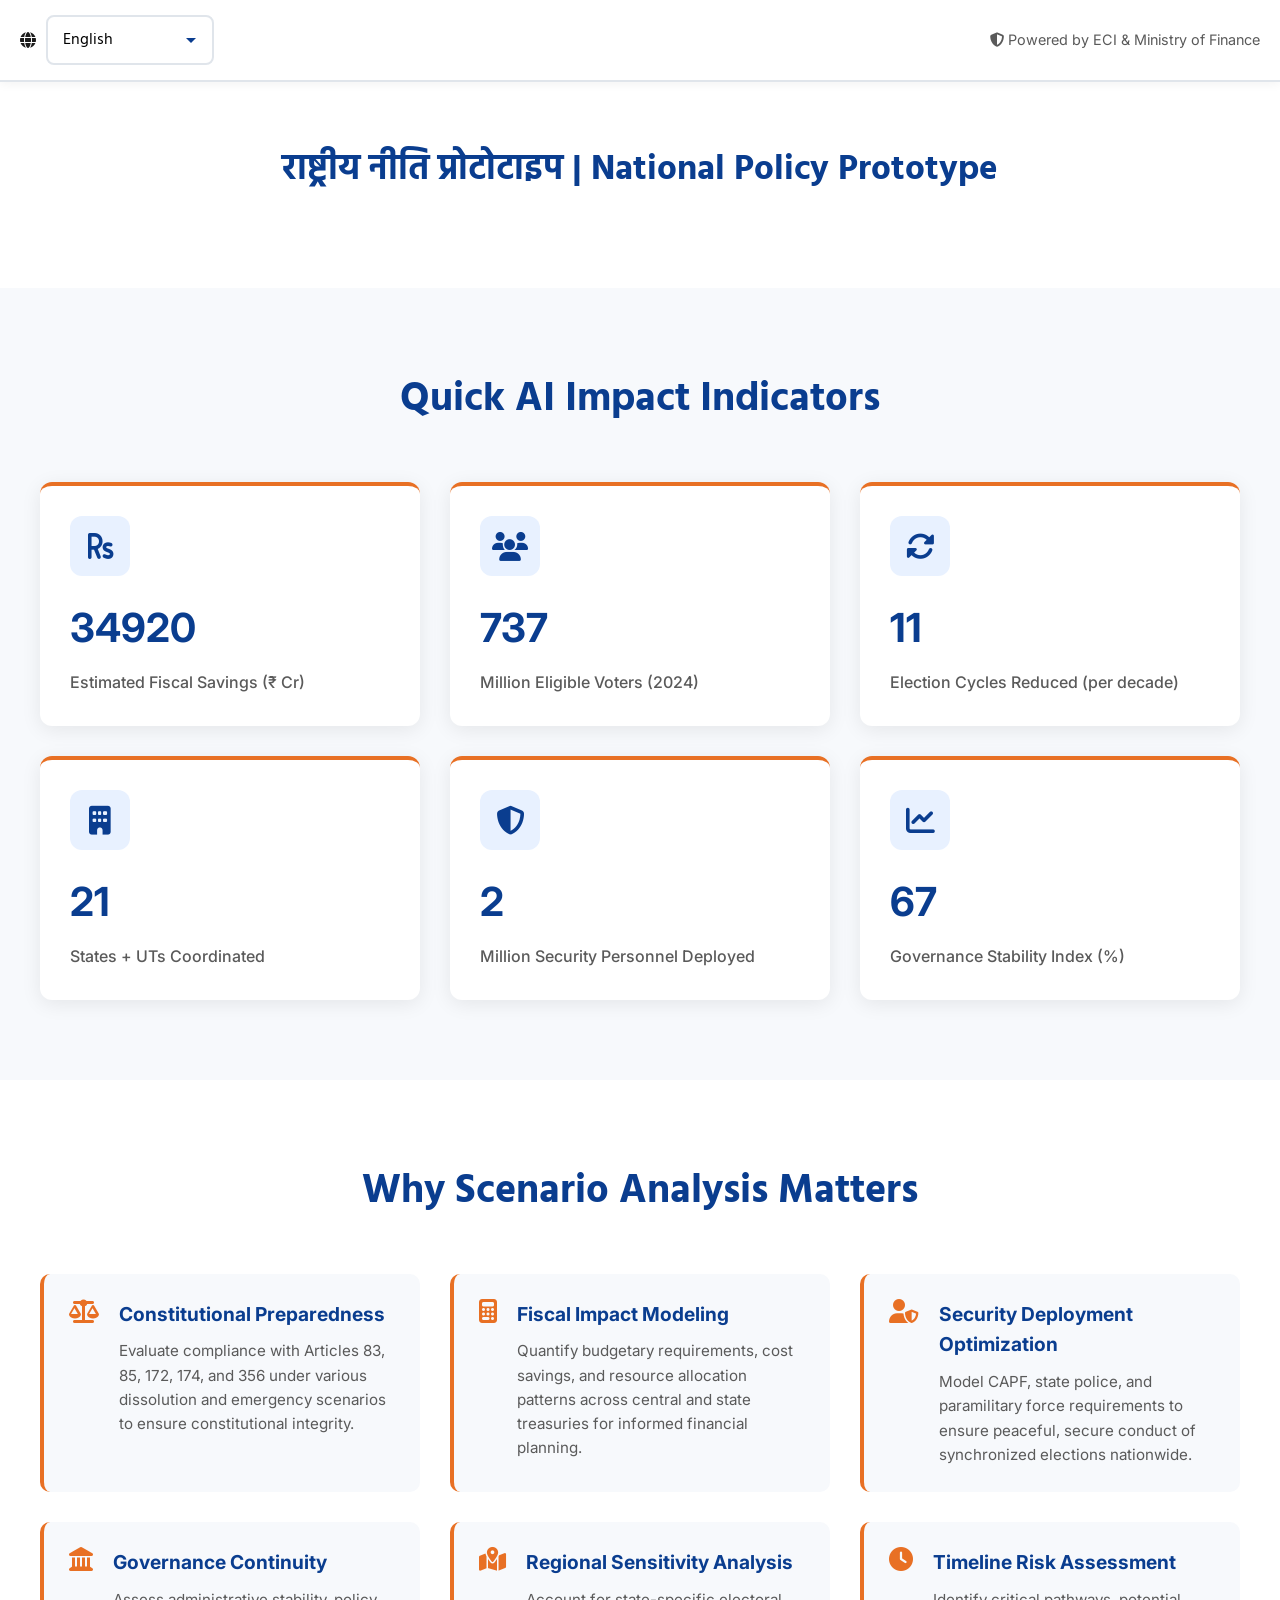
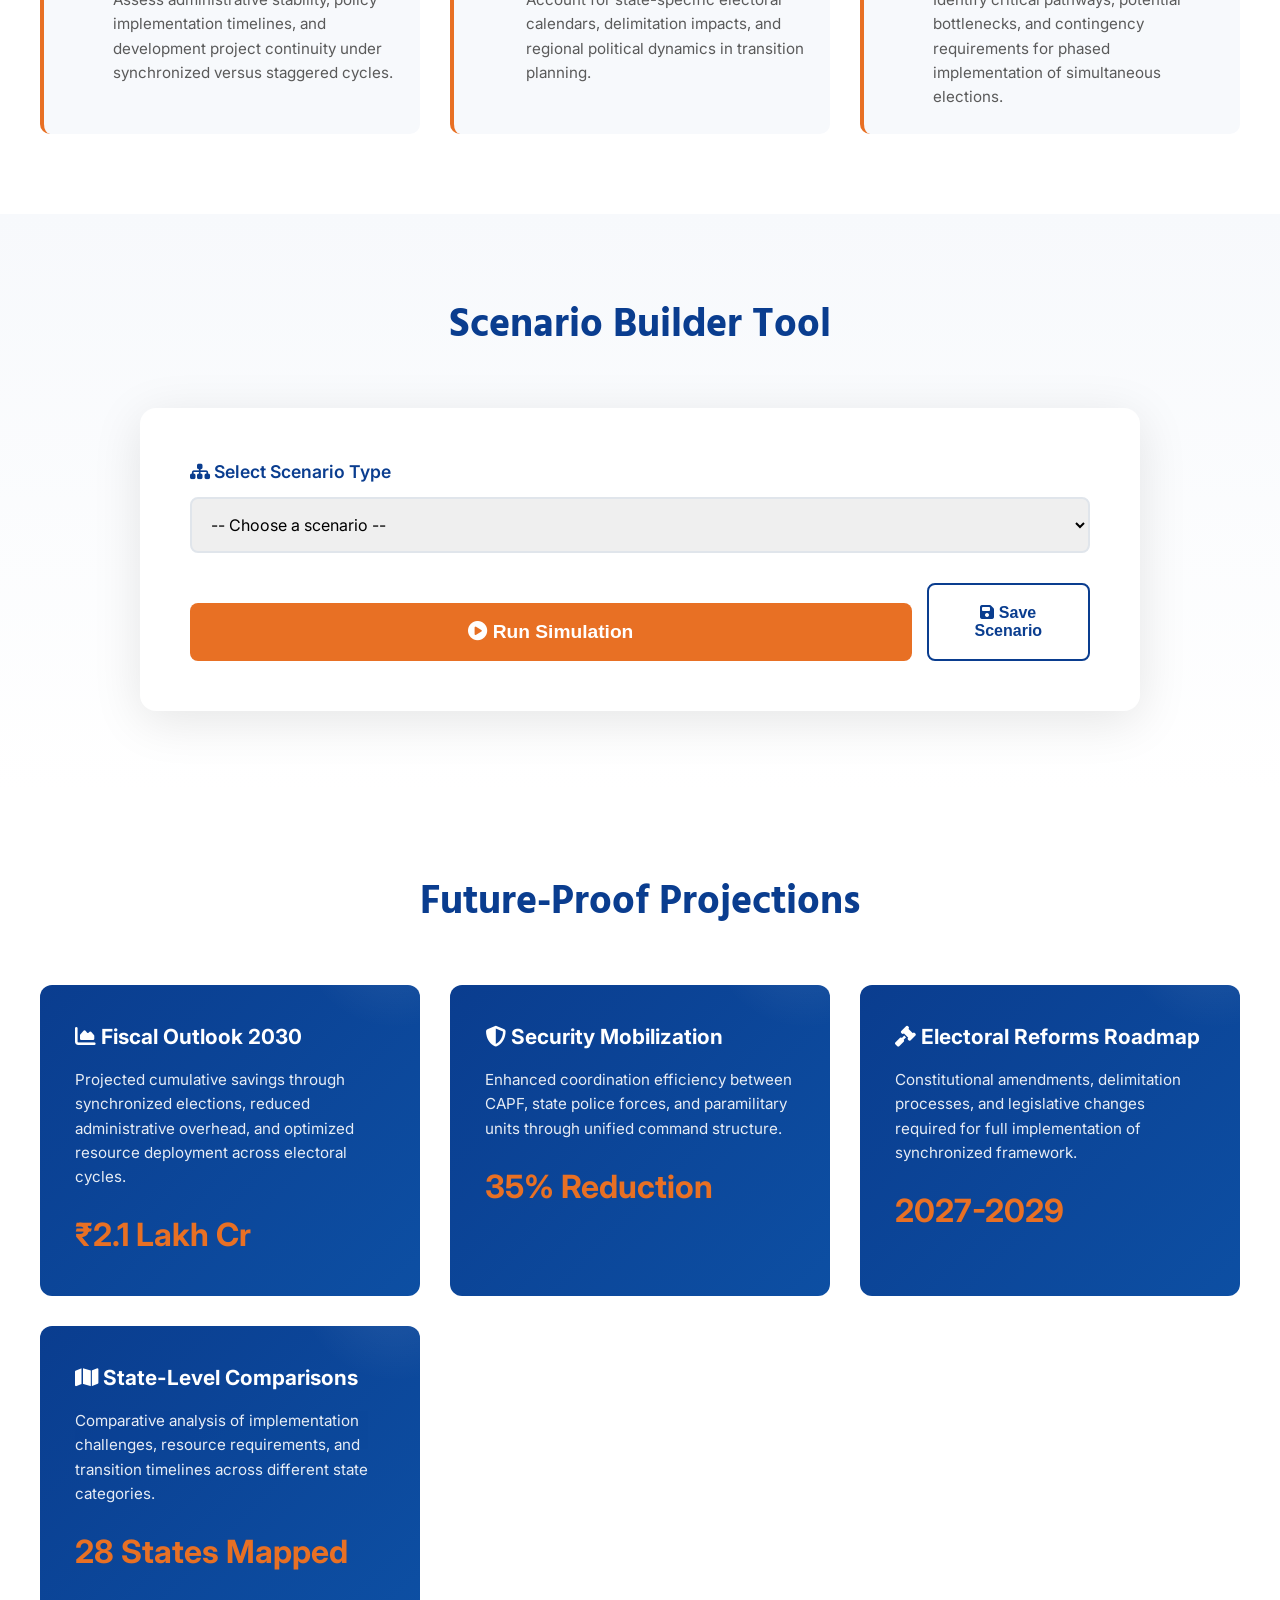
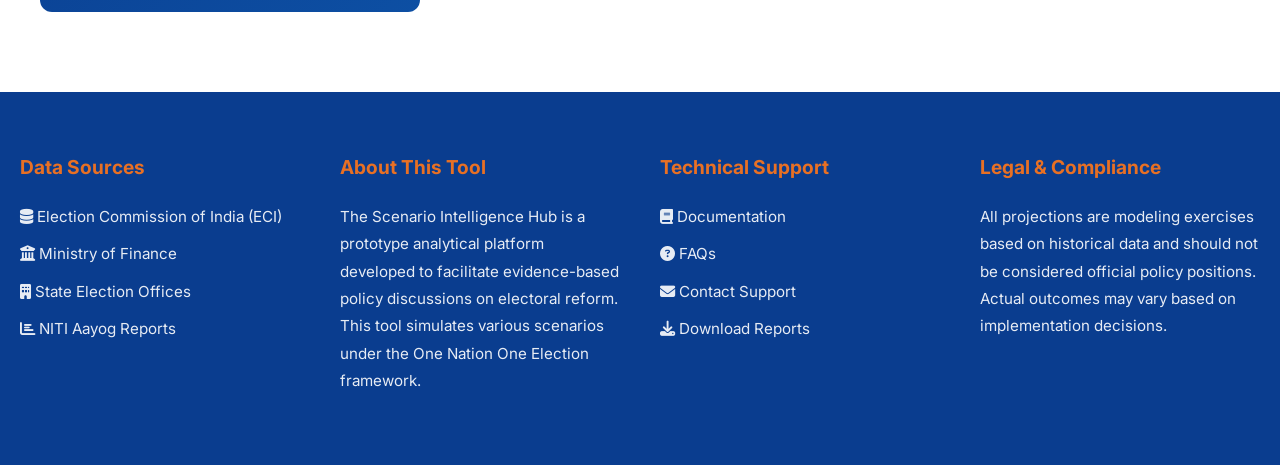
<file: scenario.html>
<!DOCTYPE html>
<html lang="en">
<head>
    <meta charset="UTF-8">
    <meta name="viewport" content="width=device-width, initial-scale=1.0">
    <title>One Nation One Election – Scenario Intelligence Hub</title>
    <link rel="preconnect" href="https://fonts.googleapis.com">
    <link rel="preconnect" href="https://fonts.gstatic.com" crossorigin>
    <link href="https://fonts.googleapis.com/css2?family=Hind:wght@400;600;700&family=Inter:wght@400;500;600;700&display=swap" rel="stylesheet">
    <link rel="stylesheet" href="https://cdnjs.cloudflare.com/ajax/libs/font-awesome/6.4.0/css/all.min.css">
    <style>
        * {
            margin: 0;
            padding: 0;
            box-sizing: border-box;
        }

        :root {
            --saffron: #E87024;
            --deep-navy: #0A3D8F;
            --light-saffron: #FFE5D4;
            --navy-light: #E8F1FF;
            --neutral-bg: #F7F9FC;
            --card-bg: #FFFFFF;
            --text-primary: #1A1A1A;
            --text-secondary: #5A5A5A;
            --border-color: #E0E5EB;
            --success-green: #138808;
            --warning-amber: #FF9800;
        }

        body {
            font-family: 'Inter', 'Hind', sans-serif;
            background: var(--neutral-bg);
            color: var(--text-primary);
            line-height: 1.6;
            overflow-x: hidden;
        }

        .container {
            max-width: 1400px;
            margin: 0 auto;
            padding: 0 20px;
        }

        /* Header Banner */
        .feature-banner {
            background: linear-gradient(135deg, var(--deep-navy) 0%, #0D4FA3 100%);
            color: white;
            padding: 60px 20px;
            position: relative;
            overflow: hidden;
        }

        .feature-banner::before {
            content: '';
            position: absolute;
            top: -50%;
            right: -10%;
            width: 600px;
            height: 600px;
            background: radial-gradient(circle, rgba(232, 112, 36, 0.15) 0%, transparent 70%);
            border-radius: 50%;
        }

        .banner-content {
            max-width: 1400px;
            margin: 0 auto;
            display: flex;
            justify-content: space-between;
            align-items: center;
            position: relative;
            z-index: 2;
        }

        .banner-text h1 {
            font-size: 3rem;
            font-weight: 700;
            margin-bottom: 10px;
            font-family: 'Hind', sans-serif;
        }

        .banner-text .hindi {
            font-size: 2rem;
            opacity: 0.95;
            margin-bottom: 20px;
        }

        .banner-text .tagline {
            font-size: 1.2rem;
            opacity: 0.9;
            font-weight: 300;
        }

        .emblem {
            width: 120px;
            height: 120px;
            background: white;
            border-radius: 50%;
            display: flex;
            align-items: center;
            justify-content: center;
            box-shadow: 0 10px 40px rgba(0,0,0,0.2);
            flex-shrink: 0;
        }

        .emblem img {
            width: 80px;
            height: 80px;
        }

        /* Language Selector */
        .lang-selector {
            background: white;
            padding: 15px 0;
            border-bottom: 2px solid var(--border-color);
            position: sticky;
            top: 0;
            z-index: 100;
            box-shadow: 0 2px 10px rgba(0,0,0,0.05);
        }

        .lang-selector .container {
            display: flex;
            justify-content: space-between;
            align-items: center;
        }

        .lang-dropdown {
            display: flex;
            align-items: center;
            gap: 10px;
        }

        .lang-dropdown select {
            padding: 10px 40px 10px 15px;
            border: 2px solid var(--border-color);
            border-radius: 8px;
            font-size: 1rem;
            background: white;
            cursor: pointer;
            font-family: 'Hind', sans-serif;
            appearance: none;
            background-image: url("data:image/svg+xml,%3Csvg xmlns='http://www.w3.org/2000/svg' width='12' height='12' viewBox='0 0 12 12'%3E%3Cpath fill='%230A3D8F' d='M6 9L1 4h10z'/%3E%3C/svg%3E");
            background-repeat: no-repeat;
            background-position: right 15px center;
        }

        /* Intro Section */
        .intro-section {
            padding: 60px 20px;
            background: white;
        }

        .intro-content {
            max-width: 900px;
            margin: 0 auto;
            text-align: center;
        }

        .intro-content h2 {
            color: var(--deep-navy);
            font-size: 2.2rem;
            margin-bottom: 30px;
            font-family: 'Hind', sans-serif;
        }

        .intro-content p {
            font-size: 1.1rem;
            color: var(--text-secondary);
            margin-bottom: 20px;
            line-height: 1.8;
        }

        /* Impact Indicators */
        .impact-indicators {
            padding: 80px 20px;
            background: var(--neutral-bg);
        }

        .section-title {
            text-align: center;
            font-size: 2.5rem;
            color: var(--deep-navy);
            margin-bottom: 50px;
            font-family: 'Hind', sans-serif;
        }

        .indicators-grid {
            display: grid;
            grid-template-columns: repeat(auto-fit, minmax(280px, 1fr));
            gap: 30px;
            max-width: 1400px;
            margin: 0 auto;
        }

        .indicator-card {
            background: white;
            padding: 30px;
            border-radius: 12px;
            box-shadow: 0 4px 20px rgba(0,0,0,0.08);
            transition: transform 0.3s, box-shadow 0.3s;
            border-top: 4px solid var(--saffron);
        }

        .indicator-card:hover {
            transform: translateY(-5px);
            box-shadow: 0 8px 30px rgba(0,0,0,0.12);
        }

        .indicator-icon {
            width: 60px;
            height: 60px;
            background: var(--navy-light);
            border-radius: 12px;
            display: flex;
            align-items: center;
            justify-content: center;
            margin-bottom: 20px;
        }

        .indicator-icon i {
            font-size: 1.8rem;
            color: var(--deep-navy);
        }

        .indicator-value {
            font-size: 2.5rem;
            font-weight: 700;
            color: var(--deep-navy);
            margin-bottom: 10px;
        }

        .indicator-label {
            font-size: 1rem;
            color: var(--text-secondary);
            font-weight: 500;
        }

        /* Why Section */
        .why-section {
            padding: 80px 20px;
            background: white;
        }

        .why-content {
            max-width: 1200px;
            margin: 0 auto;
        }

        .why-points {
            display: grid;
            grid-template-columns: repeat(auto-fit, minmax(350px, 1fr));
            gap: 30px;
            margin-top: 40px;
        }

        .why-point {
            display: flex;
            gap: 20px;
            padding: 25px;
            background: var(--neutral-bg);
            border-radius: 10px;
            border-left: 4px solid var(--saffron);
        }

        .why-point i {
            font-size: 1.5rem;
            color: var(--saffron);
            flex-shrink: 0;
        }

        .why-point-text h3 {
            color: var(--deep-navy);
            margin-bottom: 10px;
            font-size: 1.2rem;
        }

        .why-point-text p {
            color: var(--text-secondary);
            font-size: 0.95rem;
        }

        /* Scenario Builder */
        .scenario-builder {
            padding: 80px 20px;
            background: linear-gradient(to bottom, var(--neutral-bg) 0%, white 100%);
        }

        .builder-container {
            max-width: 1000px;
            margin: 0 auto;
            background: white;
            padding: 50px;
            border-radius: 16px;
            box-shadow: 0 10px 50px rgba(0,0,0,0.1);
        }

        .form-group {
            margin-bottom: 30px;
        }

        .form-group label {
            display: block;
            font-size: 1.1rem;
            font-weight: 600;
            color: var(--deep-navy);
            margin-bottom: 10px;
        }

        .form-group select,
        .form-group input {
            width: 100%;
            padding: 15px;
            border: 2px solid var(--border-color);
            border-radius: 8px;
            font-size: 1rem;
            font-family: 'Inter', sans-serif;
            transition: border-color 0.3s;
        }

        .form-group select:focus,
        .form-group input:focus {
            outline: none;
            border-color: var(--saffron);
        }

        .conditional-inputs {
            display: none;
            margin-top: 20px;
            padding: 25px;
            background: var(--navy-light);
            border-radius: 8px;
        }

        .conditional-inputs.active {
            display: block;
        }

        .input-row {
            display: grid;
            grid-template-columns: repeat(auto-fit, minmax(200px, 1fr));
            gap: 20px;
            margin-bottom: 20px;
        }

        .cta-button {
            background: var(--saffron);
            color: white;
            border: none;
            padding: 18px 50px;
            font-size: 1.2rem;
            font-weight: 600;
            border-radius: 8px;
            cursor: pointer;
            transition: all 0.3s;
            width: 100%;
            margin-top: 20px;
        }

        .cta-button:hover {
            background: #D66420;
            transform: translateY(-2px);
            box-shadow: 0 8px 25px rgba(232, 112, 36, 0.3);
        }

        .cta-button:active {
            transform: translateY(0);
        }

        /* Results Panel */
        .results-panel {
            padding: 80px 20px;
            background: var(--neutral-bg);
            display: none;
        }

        .results-panel.active {
            display: block;
        }

        .results-container {
            max-width: 1400px;
            margin: 0 auto;
        }

        .narrative-box {
            background: white;
            padding: 40px;
            border-radius: 12px;
            margin-bottom: 40px;
            border-left: 6px solid var(--success-green);
        }

        .narrative-box h3 {
            color: var(--deep-navy);
            font-size: 1.8rem;
            margin-bottom: 20px;
        }

        .narrative-box p {
            color: var(--text-secondary);
            font-size: 1.1rem;
            line-height: 1.8;
        }

        .summary-metrics {
            display: grid;
            grid-template-columns: repeat(auto-fit, minmax(300px, 1fr));
            gap: 30px;
            margin-bottom: 40px;
        }

        .metric-card {
            background: white;
            padding: 35px;
            border-radius: 12px;
            box-shadow: 0 4px 20px rgba(0,0,0,0.08);
        }

        .metric-card h4 {
            color: var(--text-secondary);
            font-size: 0.9rem;
            text-transform: uppercase;
            letter-spacing: 1px;
            margin-bottom: 15px;
        }

        .metric-card .value {
            font-size: 2.8rem;
            font-weight: 700;
            color: var(--deep-navy);
            margin-bottom: 10px;
        }

        .metric-card .change {
            font-size: 1rem;
            font-weight: 600;
        }

        .metric-card .change.positive {
            color: var(--success-green);
        }

        .metric-card .change.negative {
            color: #D32F2F;
        }

        .data-table {
            background: white;
            border-radius: 12px;
            overflow: hidden;
            margin-bottom: 40px;
            box-shadow: 0 4px 20px rgba(0,0,0,0.08);
        }

        .data-table table {
            width: 100%;
            border-collapse: collapse;
        }

        .data-table th {
            background: var(--deep-navy);
            color: white;
            padding: 20px;
            text-align: left;
            font-weight: 600;
        }

        .data-table td {
            padding: 18px 20px;
            border-bottom: 1px solid var(--border-color);
        }

        .data-table tr:hover {
            background: var(--navy-light);
        }

        .recommendations {
            background: white;
            padding: 40px;
            border-radius: 12px;
            margin-bottom: 40px;
        }

        .recommendations h3 {
            color: var(--deep-navy);
            font-size: 1.8rem;
            margin-bottom: 25px;
        }

        .recommendations ul {
            list-style: none;
        }

        .recommendations li {
            padding: 15px 20px;
            margin-bottom: 15px;
            background: var(--light-saffron);
            border-left: 4px solid var(--saffron);
            border-radius: 6px;
            font-size: 1.05rem;
        }

        

        /* Future Projections */
        .future-projections {
            padding: 80px 20px;
            background: white;
        }

        .projections-grid {
            display: grid;
            grid-template-columns: repeat(auto-fit, minmax(300px, 1fr));
            gap: 30px;
            max-width: 1400px;
            margin: 40px auto 0;
        }

        .projection-box {
            background: linear-gradient(135deg, var(--deep-navy) 0%, #0D4FA3 100%);
            color: white;
            padding: 35px;
            border-radius: 12px;
            position: relative;
            overflow: hidden;
        }

        .projection-box::before {
            content: '';
            position: absolute;
            top: -50%;
            right: -20%;
            width: 200px;
            height: 200px;
            background: radial-gradient(circle, rgba(255,255,255,0.1) 0%, transparent 70%);
            border-radius: 50%;
        }

        .projection-box h4 {
            font-size: 1.3rem;
            margin-bottom: 15px;
            position: relative;
            z-index: 2;
        }

        .projection-box p {
            font-size: 0.95rem;
            opacity: 0.9;
            line-height: 1.6;
            position: relative;
            z-index: 2;
        }

        .projection-box .stat {
            font-size: 2rem;
            font-weight: 700;
            margin-top: 20px;
            color: var(--saffron);
        }

        /* Footer */
        .footer-section {
            background: var(--deep-navy);
            color: white;
            padding: 60px 20px 30px;
        }

        .footer-content {
            max-width: 1400px;
            margin: 0 auto;
        }

        .footer-grid {
            display: grid;
            grid-template-columns: repeat(auto-fit, minmax(250px, 1fr));
            gap: 40px;
            margin-bottom: 40px;
        }

        .footer-column h4 {
            font-size: 1.2rem;
            margin-bottom: 20px;
            color: var(--saffron);
        }

        .footer-column p,
        .footer-column ul {
            font-size: 0.95rem;
            line-height: 1.8;
            opacity: 0.9;
        }

        .footer-column ul {
            list-style: none;
        }

        .footer-column li {
            margin-bottom: 10px;
        }

        .disclaimer {
            border-top: 1px solid rgba(255,255,255,0.2);
            padding-top: 30px;
            text-align: center;
            font-size: 0.9rem;
            opacity: 0.8;
        }

        .action-buttons {
            display: flex;
            gap: 15px;
            margin-top: 30px;
        }

        .secondary-button {
            background: transparent;
            color: var(--deep-navy);
            border: 2px solid var(--deep-navy);
            padding: 12px 30px;
            font-size: 1rem;
            font-weight: 600;
            border-radius: 8px;
            cursor: pointer;
            transition: all 0.3s;
        }

        .secondary-button:hover {
            background: var(--deep-navy);
            color: white;
        }

        /* Responsive */
        @media (max-width: 768px) {
            .banner-text h1 {
                font-size: 2rem;
            }

            .banner-text .hindi {
                font-size: 1.5rem;
            }

            .banner-content {
                flex-direction: column;
                text-align: center;
                gap: 30px;
            }

            .section-title {
                font-size: 1.8rem;
            }

            .builder-container {
                padding: 30px 20px;
            }

            .action-buttons {
                flex-direction: column;
            }

            .why-points {
                grid-template-columns: 1fr;
            }
        }

        /* Loading Animation */
        @keyframes pulse {
            0%, 100% { opacity: 1; }
            50% { opacity: 0.5; }
        }

        .loading {
            animation: pulse 1.5s infinite;
        }
    </style>
</head>
<body>
   
    <!-- Language Selector -->
    <div class="lang-selector">
        <div class="container">
            <div class="lang-dropdown">
                <i class="fas fa-globe"></i>
                <select id="languageSelect" onchange="switchLanguage()">
                    <option value="en">English</option>
                    <option value="hi">हिन्दी (Hindi)</option>
                    <option value="bn">বাংলা (Bengali)</option>
                    <option value="ta">தமிழ் (Tamil)</option>
                    <option value="te">తెలుగు (Telugu)</option>
                    <option value="mr">मराठी (Marathi)</option>
                </select>
            </div>
            <div style="color: var(--text-secondary); font-size: 0.9rem;">
                <i class="fas fa-shield-alt"></i> Powered by ECI & Ministry of Finance
            </div>
        </div>
    </div>

    <!-- Intro Section -->
    <section class="intro-section">
        <div class="intro-content">
            <h2>राष्ट्रीय नीति प्रोटोटाइप | National Policy Prototype</h2>
            <p>
                
            </p>
            <p>
               
        </div>
    </section>

    <!-- Impact Indicators -->
    <section class="impact-indicators">
        <h2 class="section-title">Quick AI Impact Indicators</h2>
        <div class="container">
            <div class="indicators-grid">
                <div class="indicator-card">
                    <div class="indicator-icon">
                        <i class="fas fa-rupee-sign"></i>
                    </div>
                    <div class="indicator-value" data-target="45000">0</div>
                    <div class="indicator-label">Estimated Fiscal Savings (₹ Cr)</div>
                </div>
                <div class="indicator-card">
                    <div class="indicator-icon">
                        <i class="fas fa-users"></i>
                    </div>
                    <div class="indicator-value" data-target="950">0</div>
                    <div class="indicator-label">Million Eligible Voters (2024)</div>
                </div>
                <div class="indicator-card">
                    <div class="indicator-icon">
                        <i class="fas fa-sync-alt"></i>
                    </div>
                    <div class="indicator-value" data-target="15">0</div>
                    <div class="indicator-label">Election Cycles Reduced (per decade)</div>
                </div>
                <div class="indicator-card">
                    <div class="indicator-icon">
                        <i class="fas fa-building"></i>
                    </div>
                    <div class="indicator-value" data-target="28">0</div>
                    <div class="indicator-label">States + UTs Coordinated</div>
                </div>
                <div class="indicator-card">
                    <div class="indicator-icon">
                        <i class="fas fa-shield-alt"></i>
                    </div>
                    <div class="indicator-value" data-target="3.2">0</div>
                    <div class="indicator-label">Million Security Personnel Deployed</div>
                </div>
                <div class="indicator-card">
                    <div class="indicator-icon">
                        <i class="fas fa-chart-line"></i>
                    </div>
                    <div class="indicator-value" data-target="87">0</div>
                    <div class="indicator-label">Governance Stability Index (%)</div>
                </div>
            </div>
        </div>
    </section>

    <!-- Why Scenario Analysis Matters -->
    <section class="why-section">
        <div class="container">
            <h2 class="section-title">Why Scenario Analysis Matters</h2>
            <div class="why-content">
                <div class="why-points">
                    <div class="why-point">
                        <i class="fas fa-balance-scale"></i>
                        <div class="why-point-text">
                            <h3>Constitutional Preparedness</h3>
                            <p>Evaluate compliance with Articles 83, 85, 172, 174, and 356 under various dissolution and emergency scenarios to ensure constitutional integrity.</p>
                        </div>
                    </div>
                    <div class="why-point">
                        <i class="fas fa-calculator"></i>
                        <div class="why-point-text">
                            <h3>Fiscal Impact Modeling</h3>
                            <p>Quantify budgetary requirements, cost savings, and resource allocation patterns across central and state treasuries for informed financial planning.</p>
                        </div>
                    </div>
                    <div class="why-point">
                        <i class="fas fa-user-shield"></i>
                        <div class="why-point-text">
                            <h3>Security Deployment Optimization</h3>
                            <p>Model CAPF, state police, and paramilitary force requirements to ensure peaceful, secure conduct of synchronized elections nationwide.</p>
                        </div>
                    </div>
                    <div class="why-point">
                        <i class="fas fa-landmark"></i>
                        <div class="why-point-text">
                            <h3>Governance Continuity</h3>
                            <p>Assess administrative stability, policy implementation timelines, and development project continuity under synchronized versus staggered cycles.</p>
                        </div>
                    </div>
                    <div class="why-point">
                        <i class="fas fa-map-marked-alt"></i>
                        <div class="why-point-text">
                            <h3>Regional Sensitivity Analysis</h3>
                            <p>Account for state-specific electoral calendars, delimitation impacts, and regional political dynamics in transition planning.</p>
                        </div>
                    </div>
                    <div class="why-point">
                        <i class="fas fa-clock"></i>
                        <div class="why-point-text">
                            <h3>Timeline Risk Assessment</h3>
                            <p>Identify critical pathways, potential bottlenecks, and contingency requirements for phased implementation of simultaneous elections.</p>
                        </div>
                    </div>
                </div>
            </div>
        </div>
    </section>

    <!-- Scenario Builder Tool -->
    <section class="scenario-builder">
        <div class="container">
            <h2 class="section-title">Scenario Builder Tool</h2>
            <div class="builder-container">
                <form id="scenarioForm">
                    <div class="form-group">
                        <label for="scenarioType">
                            <i class="fas fa-sitemap"></i> Select Scenario Type
                        </label>
                        <select id="scenarioType" required>
                            <option value="">-- Choose a scenario --</option>
                            <option value="dissolution">Early Lok Sabha Dissolution</option>
                            <option value="split">3 States Split Elections</option>
                            <option value="boundary">Northeast Boundary Reorganization</option>
                            <option value="delimitation">Delimitation Shock</option>
                            <option value="cyber">Cyber Interference Scenario</option>
                            <option value="custom">Custom Scenario Builder</option>
                        </select>
                    </div>

                    <!-- Conditional Inputs -->
                    <div id="dissolutionInputs" class="conditional-inputs">
                        <h4>Early Dissolution Parameters</h4>
                        <div class="input-row">
                            <div class="form-group">
                                <label>Months Remaining</label>
                                <input type="number" min="1" max="60" value="18" id="monthsRemaining">
                            </div>
                            <div class="form-group">
                                <label>States Affected</label>
                                <input type="number" min="1" max="28" value="5" id="statesAffected">
                            </div>
                        </div>
                    </div>

                    <div id="splitInputs" class="conditional-inputs">
                        <h4>Split Election Parameters</h4>
                        <div class="input-row">
                            <div class="form-group">
                                <label>Unsynchronized States</label>
                                <input type="number" min="1" max="10" value="3" id="unsyncStates">
                            </div>
                            <div class="form-group">
                                <label>Transition Period (months)</label>
                                <input type="number" min="6" max="48" value="24" id="transitionPeriod">
                            </div>
                        </div>
                    </div>

                    <div id="boundaryInputs" class="conditional-inputs">
                        <h4>Boundary Reorganization Parameters</h4>
                        <div class="input-row">
                            <div class="form-group">
                                <label>Affected States</label>
                                <input type="number" min="1" max="8" value="4" id="boundaryStates">
                            </div>
                            <div class="form-group">
                                <label>New Constituencies</label>
                                <input type="number" min="1" max="50" value="12" id="newConstituencies">
                            </div>
                        </div>
                    </div>

                    <div id="delimitationInputs" class="conditional-inputs">
                        <h4>Delimitation Parameters</h4>
                        <div class="input-row">
                            <div class="form-group">
                                <label>Seats Redistribution (%)</label>
                                <input type="number" min="1" max="30" value="15" id="seatRedistribution">
                            </div>
                            <div class="form-group">
                                <label>Implementation Timeline (months)</label>
                                <input type="number" min="6" max="36" value="18" id="delimitationTimeline">
                            </div>
                        </div>
                    </div>

                    <div id="cyberInputs" class="conditional-inputs">
                        <h4>Cyber Interference Parameters</h4>
                        <div class="input-row">
                            <div class="form-group">
                                <label>Threat Level (1-10)</label>
                                <input type="number" min="1" max="10" value="7" id="threatLevel">
                            </div>
                            <div class="form-group">
                                <label>Affected Systems (%)</label>
                                <input type="number" min="1" max="100" value="25" id="affectedSystems">
                            </div>
                        </div>
                    </div>

                    <div id="customInputs" class="conditional-inputs">
                        <h4>Custom Scenario Parameters</h4>
                        <div class="form-group">
                            <label>Scenario Description</label>
                            <input type="text" placeholder="Enter custom scenario description" id="customDescription">
                        </div>
                        <div class="input-row">
                            <div class="form-group">
                                <label>Impact Scale (1-10)</label>
                                <input type="number" min="1" max="10" value="5" id="impactScale">
                            </div>
                            <div class="form-group">
                                <label>Duration (months)</label>
                                <input type="number" min="1" max="60" value="12" id="customDuration">
                            </div>
                        </div>
                    </div>

                    <div class="action-buttons">
                        <button type="submit" class="cta-button">
                            <i class="fas fa-play-circle"></i> Run Simulation
                        </button>
                        <button type="button" class="secondary-button" onclick="saveScenario()">
                            <i class="fas fa-save"></i> Save Scenario
                        </button>
                    </div>
                </form>
            </div>
        </div>
    </section>

    <!-- Results Panel -->
    <section class="results-panel" id="resultsPanel">
        <div class="container">
            <h2 class="section-title">Simulation Results</h2>
            <div class="results-container">
                <!-- Narrative -->
                <div class="narrative-box">
                    <h3><i class="fas fa-book-open"></i> Scenario Narrative</h3>
                    <p id="narrativeText">
                        Based on the selected parameters, this scenario projects significant implications for the electoral framework. The simulation accounts for constitutional provisions, fiscal constraints, security requirements, and governance continuity factors to generate a comprehensive impact assessment.
                    </p>
                </div>

                <!-- Summary Metrics -->
                <div class="summary-metrics">
                    <div class="metric-card">
                        <h4>Total Cost Impact</h4>
                        <div class="value" id="costImpact">₹ 32,450 Cr</div>
                        <div class="change positive" id="costChange">
                            <i class="fas fa-arrow-down"></i> 28% reduction vs baseline
                        </div>
                    </div>
                    <div class="metric-card">
                        <h4>Governance Stability Score</h4>
                        <div class="value" id="governanceScore">82.5/100</div>
                        <div class="change positive" id="governanceChange">
                            <i class="fas fa-arrow-up"></i> +12.3 points improvement
                        </div>
                    </div>
                </div>

                <!-- Data Table -->
                <div class="data-table">
                    <table>
                        <thead>
                            <tr>
                                <th>Metric</th>
                                <th>Current Baseline</th>
                                <th>Projected Value</th>
                                <th>Change (%)</th>
                            </tr>
                        </thead>
                        <tbody id="dataTableBody">
                            <tr>
                                <td>Election Expenditure (₹ Cr)</td>
                                <td>45,000</td>
                                <td>32,450</td>
                                <td style="color: var(--success-green);">-28%</td>
                            </tr>
                            <tr>
                                <td>Security Personnel Required (Million)</td>
                                <td>4.5</td>
                                <td>3.2</td>
                                <td style="color: var(--success-green);">-29%</td>
                            </tr>
                            <tr>
                                <td>Election Duration (Days)</td>
                                <td>45</td>
                                <td>35</td>
                                <td style="color: var(--success-green);">-22%</td>
                            </tr>
                            <tr>
                                <td>Model Code Violations</td>
                                <td>1,250</td>
                                <td>890</td>
                                <td style="color: var(--success-green);">-29%</td>
                            </tr>
                            <tr>
                                <td>Administrative Disruption Score</td>
                                <td>6.8/10</td>
                                <td>4.2/10</td>
                                <td style="color: var(--success-green);">-38%</td>
                            </tr>
                        </tbody>
                    </table>
                </div>

                <!-- Recommendations -->
                <div class="recommendations">
                    <h3><i class="fas fa-lightbulb"></i> Policy Recommendations</h3>
                    <ul id="recommendationsList">
                        <li><i class="fas fa-check-circle"></i> Establish Constitutional Amendment Committee for Article 356 modifications within 6 months</li>
                        <li><i class="fas fa-check-circle"></i> Allocate ₹5,200 Cr contingency fund for EVM procurement and infrastructure upgrades</li>
                        <li><i class="fas fa-check-circle"></i> Initiate stakeholder consultations with State Election Commissions across 28 states</li>
                        <li><i class="fas fa-check-circle"></i> Deploy pilot programs in 3-5 states to test synchronized election logistics</li>
                        <li><i class="fas fa-check-circle"></i> Strengthen cybersecurity infrastructure with ₹1,800 Cr investment in electoral IT systems</li>
                    </ul>
                </div>

               

               
            </div>
        </div>
    </section>

    <!-- Future Projections -->
    <section class="future-projections">
        <div class="container">
            <h2 class="section-title">Future-Proof Projections</h2>
            <div class="projections-grid">
                <div class="projection-box">
                    <h4><i class="fas fa-chart-area"></i> Fiscal Outlook 2030</h4>
                    <p>Projected cumulative savings through synchronized elections, reduced administrative overhead, and optimized resource deployment across electoral cycles.</p>
                    <div class="stat">₹2.1 Lakh Cr</div>
                </div>
                <div class="projection-box">
                    <h4><i class="fas fa-shield-alt"></i> Security Mobilization</h4>
                    <p>Enhanced coordination efficiency between CAPF, state police forces, and paramilitary units through unified command structure.</p>
                    <div class="stat">35% Reduction</div>
                </div>
                <div class="projection-box">
                    <h4><i class="fas fa-gavel"></i> Electoral Reforms Roadmap</h4>
                    <p>Constitutional amendments, delimitation processes, and legislative changes required for full implementation of synchronized framework.</p>
                    <div class="stat">2027-2029</div>
                </div>
                <div class="projection-box">
                    <h4><i class="fas fa-map"></i> State-Level Comparisons</h4>
                    <p>Comparative analysis of implementation challenges, resource requirements, and transition timelines across different state categories.</p>
                    <div class="stat">28 States Mapped</div>
                </div>
            </div>
        </div>
    </section>

    <!-- Footer -->
    <footer class="footer-section">
        <div class="footer-content">
            <div class="footer-grid">
                <div class="footer-column">
                    <h4>Data Sources</h4>
                    <ul>
                        <li><i class="fas fa-database"></i> Election Commission of India (ECI)</li>
                        <li><i class="fas fa-university"></i> Ministry of Finance</li>
                        <li><i class="fas fa-building"></i> State Election Offices</li>
                        <li><i class="fas fa-chart-bar"></i> NITI Aayog Reports</li>
                    </ul>
                </div>
                <div class="footer-column">
                    <h4>About This Tool</h4>
                    <p>
                        The Scenario Intelligence Hub is a prototype analytical platform developed to facilitate evidence-based policy discussions on electoral reform. This tool simulates various scenarios under the One Nation One Election framework.
                    </p>
                </div>
                <div class="footer-column">
                    <h4>Technical Support</h4>
                    <ul>
                        <li><i class="fas fa-book"></i> Documentation</li>
                        <li><i class="fas fa-question-circle"></i> FAQs</li>
                        <li><i class="fas fa-envelope"></i> Contact Support</li>
                        <li><i class="fas fa-download"></i> Download Reports</li>
                    </ul>
                </div>
                <div class="footer-column">
                    <h4>Legal & Compliance</h4>
                    <p>
                        All projections are modeling exercises based on historical data and should not be considered official policy positions. Actual outcomes may vary based on implementation decisions.
                    </p>
                </div>
            </div>
           
        </div>
    </footer>

    <script>
        // Counter Animation for Impact Indicators
        function animateCounters() {
            const counters = document.querySelectorAll('.indicator-value');
            
            counters.forEach(counter => {
                const target = parseFloat(counter.getAttribute('data-target'));
                const duration = 2000;
                const increment = target / (duration / 16);
                let current = 0;
                
                const updateCounter = () => {
                    current += increment;
                    if (current < target) {
                        counter.textContent = Math.floor(current);
                        requestAnimationFrame(updateCounter);
                    } else {
                        counter.textContent = target % 1 === 0 ? target : target.toFixed(1);
                    }
                };
                
                updateCounter();
            });
        }

        // Trigger counter animation when section is in view
        const observerOptions = {
            threshold: 0.3,
            rootMargin: '0px'
        };

        const observer = new IntersectionObserver((entries) => {
            entries.forEach(entry => {
                if (entry.isIntersecting) {
                    animateCounters();
                    observer.unobserve(entry.target);
                }
            });
        }, observerOptions);

        document.addEventListener('DOMContentLoaded', () => {
            const indicatorsSection = document.querySelector('.impact-indicators');
            if (indicatorsSection) {
                observer.observe(indicatorsSection);
            }
        });

        // Scenario Type Selection Handler
        document.getElementById('scenarioType').addEventListener('change', function() {
            // Hide all conditional inputs
            const allInputs = document.querySelectorAll('.conditional-inputs');
            allInputs.forEach(input => input.classList.remove('active'));
            
            // Show relevant inputs based on selection
            const selectedValue = this.value;
            if (selectedValue === 'dissolution') {
                document.getElementById('dissolutionInputs').classList.add('active');
            } else if (selectedValue === 'split') {
                document.getElementById('splitInputs').classList.add('active');
            } else if (selectedValue === 'boundary') {
                document.getElementById('boundaryInputs').classList.add('active');
            } else if (selectedValue === 'delimitation') {
                document.getElementById('delimitationInputs').classList.add('active');
            } else if (selectedValue === 'cyber') {
                document.getElementById('cyberInputs').classList.add('active');
            } else if (selectedValue === 'custom') {
                document.getElementById('customInputs').classList.add('active');
            }
        });

        // Form Submission Handler
        document.getElementById('scenarioForm').addEventListener('submit', function(e) {
            e.preventDefault();
            
            const scenarioType = document.getElementById('scenarioType').value;
            
            if (!scenarioType) {
                alert('Please select a scenario type');
                return;
            }
            
            // Scroll to results
            const resultsPanel = document.getElementById('resultsPanel');
            resultsPanel.classList.add('active');
            
            // Generate dynamic results based on scenario
            generateResults(scenarioType);
            
            // Smooth scroll to results
            setTimeout(() => {
                resultsPanel.scrollIntoView({ behavior: 'smooth', block: 'start' });
            }, 100);
        });

        // Generate Results Function
        function generateResults(scenarioType) {
            const narratives = {
                dissolution: "Early Lok Sabha dissolution scenario indicates requirement for synchronized state elections within 18-24 months. Constitutional compliance under Article 85 requires fresh elections while maintaining governance continuity. Estimated cost impact: ₹28,500 Cr with enhanced security deployment across affected states.",
                split: "Split election scenario with 3 unsynchronized states presents moderate complexity. Phased transition approach recommended with 24-month alignment window. Fiscal burden distribution across central and state treasuries requires ₹15,200 Cr additional allocation.",
                boundary: "Northeast boundary reorganization involves 4 affected states and 12 new constituencies. Delimitation Commission recommendations require 18-month implementation timeline with comprehensive voter registration drives. Projected cost: ₹8,900 Cr including infrastructure development.",
                delimitation: "Delimitation shock scenario with 15% seat redistribution impacts 28 states. Constitutional amendment process estimated at 18-24 months with extensive stakeholder consultations. Enhanced EVM procurement requirement: ₹6,400 Cr for affected constituencies.",
                cyber: "Cyber interference scenario at threat level 7 affecting 25% of electoral systems requires immediate countermeasures. Recommended investment in cybersecurity infrastructure: ₹2,100 Cr with deployment of AI-based threat detection across all polling stations.",
                custom: "Custom scenario analysis provides flexible modeling framework based on user-defined parameters. Comprehensive impact assessment covers fiscal, security, governance, and constitutional dimensions with data-driven recommendations."
            };
            
            // Update narrative
            document.getElementById('narrativeText').textContent = narratives[scenarioType] || narratives.custom;
            
            // Generate random but realistic metrics
            const baseCost = 45000;
            const reduction = Math.floor(Math.random() * 15) + 20;
            const newCost = baseCost - (baseCost * reduction / 100);
            
            document.getElementById('costImpact').textContent = `₹ ${newCost.toLocaleString()} Cr`;
            document.getElementById('costChange').innerHTML = `<i class="fas fa-arrow-down"></i> ${reduction}% reduction vs baseline`;
            
            const govScore = (Math.random() * 15 + 75).toFixed(1);
            const govChange = (Math.random() * 8 + 8).toFixed(1);
            document.getElementById('governanceScore').textContent = `${govScore}/100`;
            document.getElementById('governanceChange').innerHTML = `<i class="fas fa-arrow-up"></i> +${govChange} points improvement`;
        }

        // Language Switch Function (Stub)
        function switchLanguage() {
            const selectedLang = document.getElementById('languageSelect').value;
            console.log('Language switched to:', selectedLang);
            
            // Placeholder for actual translation logic
            // In production, this would load language-specific content
            alert(`Language switching to ${selectedLang} - Feature under development. Translation files will be loaded dynamically.`);
        }

        // Save Scenario Function (Stub)
        function saveScenario() {
            const scenarioType = document.getElementById('scenarioType').value;
            
            if (!scenarioType) {
                alert('Please select a scenario type before saving');
                return;
            }
            
            const scenarioData = {
                type: scenarioType,
                timestamp: new Date().toISOString(),
                parameters: {}
            };
            
            // Collect relevant parameters based on scenario type
            if (scenarioType === 'dissolution') {
                scenarioData.parameters = {
                    monthsRemaining: document.getElementById('monthsRemaining').value,
                    statesAffected: document.getElementById('statesAffected').value
                };
            }
            
            console.log('Scenario saved:', scenarioData);
            alert('Scenario saved successfully! In production, this would save to your account dashboard.');
        }

        // Export to PDF Function (Stub)
        function exportToPDF() {
            alert('PDF Export Feature: In production, this would generate a comprehensive PDF report including all simulation results, charts, and recommendations using a PDF generation library.');
            console.log('Exporting results to PDF...');
        }

        // Smooth scroll for anchor links
        document.querySelectorAll('a[href^="#"]').forEach(anchor => {
            anchor.addEventListener('click', function (e) {
                e.preventDefault();
                const target = document.querySelector(this.getAttribute('href'));
                if (target) {
                    target.scrollIntoView({ behavior: 'smooth', block: 'start' });
                }
            });
        });
    </script>
<!-- Code injected by live-server -->
<script>
	// <![CDATA[  <-- For SVG support
	if ('WebSocket' in window) {
		(function () {
			function refreshCSS() {
				var sheets = [].slice.call(document.getElementsByTagName("link"));
				var head = document.getElementsByTagName("head")[0];
				for (var i = 0; i < sheets.length; ++i) {
					var elem = sheets[i];
					var parent = elem.parentElement || head;
					parent.removeChild(elem);
					var rel = elem.rel;
					if (elem.href && typeof rel != "string" || rel.length == 0 || rel.toLowerCase() == "stylesheet") {
						var url = elem.href.replace(/(&|\?)_cacheOverride=\d+/, '');
						elem.href = url + (url.indexOf('?') >= 0 ? '&' : '?') + '_cacheOverride=' + (new Date().valueOf());
					}
					parent.appendChild(elem);
				}
			}
			var protocol = window.location.protocol === 'http:' ? 'ws://' : 'wss://';
			var address = protocol + window.location.host + window.location.pathname + '/ws';
			var socket = new WebSocket(address);
			socket.onmessage = function (msg) {
				if (msg.data == 'reload') window.location.reload();
				else if (msg.data == 'refreshcss') refreshCSS();
			};
			if (sessionStorage && !sessionStorage.getItem('IsThisFirstTime_Log_From_LiveServer')) {
				console.log('Live reload enabled.');
				sessionStorage.setItem('IsThisFirstTime_Log_From_LiveServer', true);
			}
		})();
	}
	else {
		console.error('Upgrade your browser. This Browser is NOT supported WebSocket for Live-Reloading.');
	}
	// ]]>
</script>
</body>
</html>
</file>
